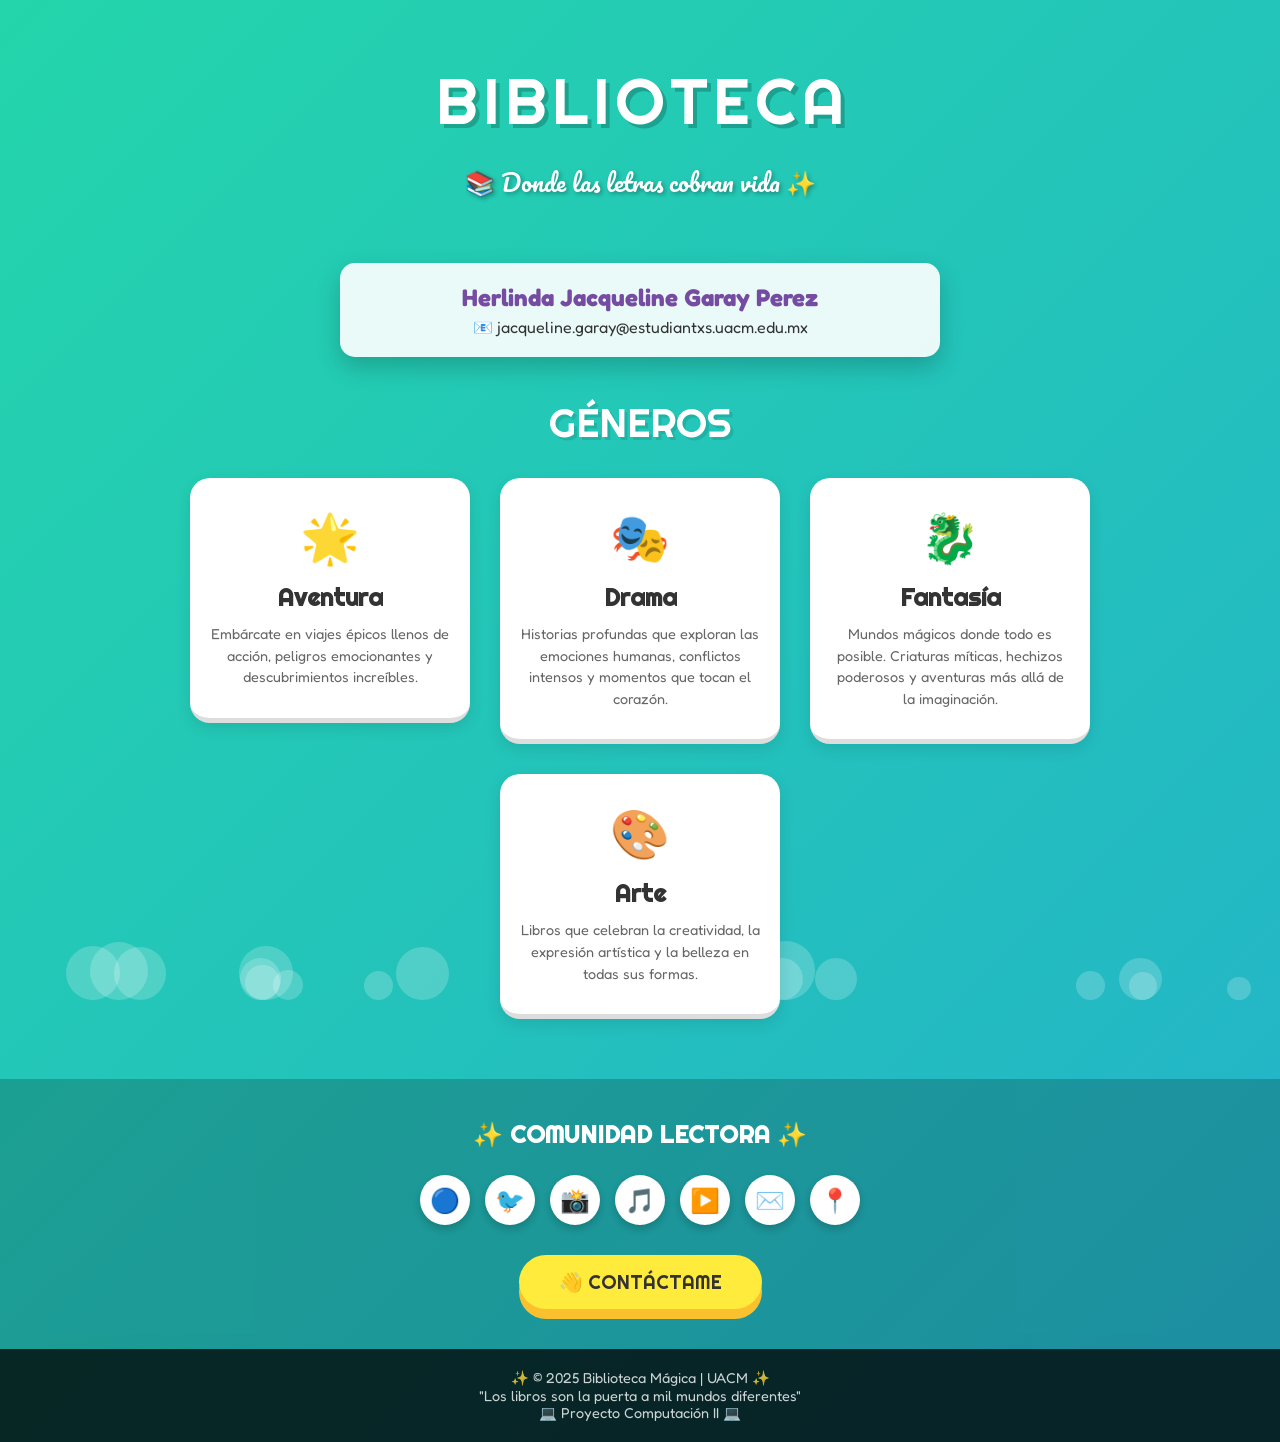
<file: Index.html>
<!DOCTYPE html>
<html lang="es">
<head>
    <meta charset="UTF-8">
    <meta name="viewport" content="width=device-width, initial-scale=1.0">
    <title>📚 Biblioteca Mágica - Letras en Movimiento</title>
    
    <!-- Icono y fuentes -->
    <link rel="icon" href="favicon.ico"> 
    <link rel="preconnect" href="https://fonts.googleapis.com">
    <link rel="preconnect" href="https://fonts.gstatic.com" crossorigin>
    <link href="https://fonts.googleapis.com/css2?family=Righteous&family=Fredoka:wght@400;600;700&family=Pacifico&display=swap" rel="stylesheet">
    <link rel="stylesheet" href="index.css">
</head>
<body>
    <div class="animated-background"></div>
    <div id="bubblesContainer"></div>
    
    <section class="hero">
        <div class="dancing-title">
            <span class="letter">B</span>
            <span class="letter">I</span>
            <span class="letter">B</span>
            <span class="letter">L</span>
            <span class="letter">I</span>
            <span class="letter">O</span>
            <span class="letter">T</span>
            <span class="letter">E</span>
            <span class="letter">C</span>
            <span class="letter">A</span>
        </div>
        <p class="subtitle">
            <span class="emoji-float">📚</span> Donde las letras cobran vida <span class="emoji-float">✨</span>
        </p>
    </section>

    <div class="info-box">
        <h2>Herlinda Jacqueline Garay Perez</h2>
        <p>📧 jacqueline.garay@estudiantxs.uacm.edu.mx</p>
    </div>

    <div class="section-title">
        <div class="bounce-text">
            <span>G</span><span>É</span><span>N</span><span>E</span><span>R</span><span>O</span><span>S</span>
        </div>
    </div>

    <div class="books-container">
        <!-- SECCIÓN DE GÉNEROS -->
        <a href="Aventura.html" style="text-decoration: none;">
            <div class="book-box">
                <span class="book-icon">🌟</span>
                <h3>Aventura</h3>
                <p>Embárcate en viajes épicos llenos de acción, peligros emocionantes y descubrimientos increíbles.</p>
            </div>
        </a>

        <a href="Drama.html" style="text-decoration: none;">
            <div class="book-box">
                <span class="book-icon">🎭</span>
                <h3>Drama</h3>
                <p>Historias profundas que exploran las emociones humanas, conflictos intensos y momentos que tocan el corazón.</p>
            </div>
        </a>

        <!-- Recuerda: El archivo debe llamarse "Fantasia.html" sin acento en tu carpeta -->
        <a href="Fantasia.html" style="text-decoration: none;">
            <div class="book-box">
                <span class="book-icon">🐉</span>
                <h3>Fantasía</h3>
                <p>Mundos mágicos donde todo es posible. Criaturas míticas, hechizos poderosos y aventuras más allá de la imaginación.</p>
            </div>
        </a>

        <a href="Arte.html" style="text-decoration: none;">
            <div class="book-box">
                <span class="book-icon">🎨</span>
                <h3>Arte</h3>
                <p>Libros que celebran la creatividad, la expresión artística y la belleza en todas sus formas.</p>
            </div>
        </a>
    </div>

    <section class="social-area">
        <h2>✨ COMUNIDAD LECTORA ✨</h2>
        <div class="icons-row">
            
            <!-- Facebook Oficial UACM -->
            <a href="https://www.facebook.com/UACMOficial" target="_blank" class="icon-bubble" title="Facebook UACM">🔵</a>
            
            <!-- Twitter (X) Oficial UACM -->
            <a href="https://twitter.com/UACM" target="_blank" class="icon-bubble" title="Twitter UACM">🐦</a>
            
            <!-- Instagram Oficial UACM -->
            <a href="https://www.instagram.com/uacmoficial" target="_blank" class="icon-bubble" title="Instagram UACM">📸</a>
            
            <!-- TikTok (Puse el hashtag UACM ya que la cuenta oficial varía a veces) -->
            <a href="https://www.tiktok.com/tag/uacm" target="_blank" class="icon-bubble" title="TikTok UACM">🎵</a>
            
            <!-- YouTube Oficial UACM -->
            <a href="https://www.youtube.com/user/UACMvideoteca" target="_blank" class="icon-bubble" title="YouTube UACM">▶️</a>
            
            <!-- Contacto (Tu archivo local) -->
            <a href="contacto.html" class="icon-bubble" title="Contacto">✉️</a>
            
            <!-- Ubicación UACM Casa Libertad -->
            <a href="https://maps.google.com/?q=UACM+Casa+Libertad" target="_blank" class="icon-bubble" title="Ubicación">📍</a>
        </div>

        <a href="contactame.html" style="text-decoration: none;">
            <button class="mega-button">👋 CONTÁCTAME</button>
        </a>
    </section>

    <footer>
        <p>✨ © 2025 Biblioteca Mágica | UACM ✨</p>
        <p>"Los libros son la puerta a mil mundos diferentes"</p>
        <p>💻 Proyecto Computación II 💻</p>
    </footer>
    <script src="index.js"></script>
</body>
</html>
</file>
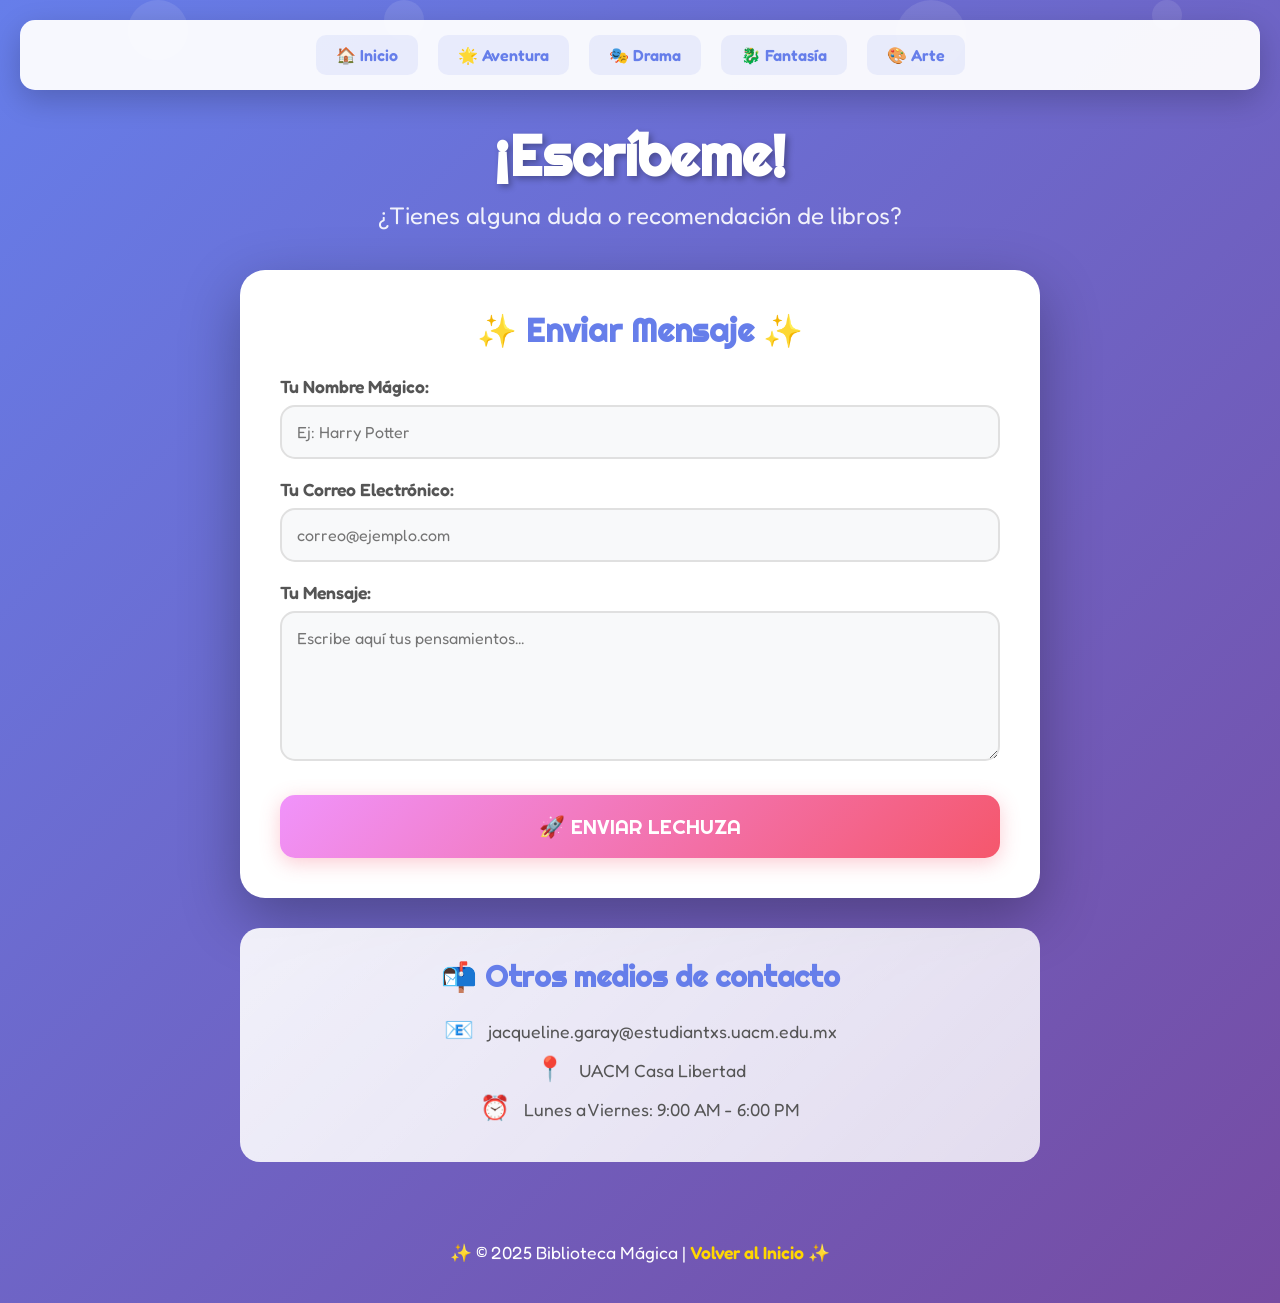
<file: contactame.html>
<!DOCTYPE html>
<html lang="es">
<head>
    <meta charset="UTF-8">
    <meta name="viewport" content="width=device-width, initial-scale=1.0">
    <title>Contáctame - Biblioteca Mágica</title>
    
    <!-- Fuentes de Google -->
    <link rel="preconnect" href="https://fonts.googleapis.com">
    <link rel="preconnect" href="https://fonts.gstatic.com" crossorigin>
    <link href="https://fonts.googleapis.com/css2?family=Righteous&family=Fredoka:wght@400;600;700&family=Pacifico&display=swap" rel="stylesheet">
    
    <!-- AQUÍ CONECTAMOS EL CSS QUE ME MANDASTE -->
    <link rel="stylesheet" href="contacto.css">
</head>
<body>

    <!-- Fondo de burbujas animadas -->
    <div class="bubble-bg">
        <div class="bubble" style="width: 60px; height: 60px; left: 10%; animation-duration: 8s;"></div>
        <div class="bubble" style="width: 40px; height: 40px; left: 30%; animation-duration: 6s; animation-delay: 1s;"></div>
        <div class="bubble" style="width: 70px; height: 70px; left: 70%; animation-duration: 9s; animation-delay: 2s;"></div>
        <div class="bubble" style="width: 30px; height: 30px; left: 90%; animation-duration: 5s;"></div>
    </div>

    <!-- Menú de navegación -->
    <nav>
        <div class="nav-links">
            <a href="index.html">🏠 Inicio</a>
            <a href="Aventura.html">🌟 Aventura</a>
            <a href="Drama.html">🎭 Drama</a>
            <a href="Fantasia.html">🐉 Fantasía</a>
            <a href="Arte.html">🎨 Arte</a>
        </div>
    </nav>

    <div class="container">
        <div class="header">
            <h1>¡Escríbeme!</h1>
            <p>¿Tienes alguna duda o recomendación de libros?</p>
        </div>

        <!-- Tarjeta del Formulario -->
        <div class="form-card">
            <h2>✨ Enviar Mensaje ✨</h2>
            <form action="https://formspree.io/f/TU_ID_DE_FORMSPREE" method="POST">
                
                <div class="form-group">
                    <label>Tu Nombre Mágico:</label>
                    <input type="text" name="nombre" placeholder="Ej: Harry Potter" required>
                </div>

                <div class="form-group">
                    <label>Tu Correo Electrónico:</label>
                    <input type="email" name="email" placeholder="correo@ejemplo.com" required>
                </div>

                <div class="form-group">
                    <label>Tu Mensaje:</label>
                    <textarea name="mensaje" placeholder="Escribe aquí tus pensamientos..." required></textarea>
                </div>

                <button type="submit" class="submit-btn">🚀 ENVIAR LECHUZA</button>
            </form>
            
            <!-- Mensaje oculto (se activa con JS si quisieras, por ahora es decorativo en el CSS) -->
            <div class="message success">¡Mensaje enviado con éxito! 📬</div>
        </div>

        <!-- Información adicional -->
        <div class="contact-info">
            <h3>📬 Otros medios de contacto</h3>
            <p><span class="emoji">📧</span> jacqueline.garay@estudiantxs.uacm.edu.mx</p>
            <p><span class="emoji">📍</span> UACM Casa Libertad</p>
            <p><span class="emoji">⏰</span> Lunes a Viernes: 9:00 AM - 6:00 PM</p>
        </div>
    </div>

    <footer>
        <p>✨ © 2025 Biblioteca Mágica | <a href="index.html">Volver al Inicio</a> ✨</p>
    </footer>

</body>
</html>
</file>
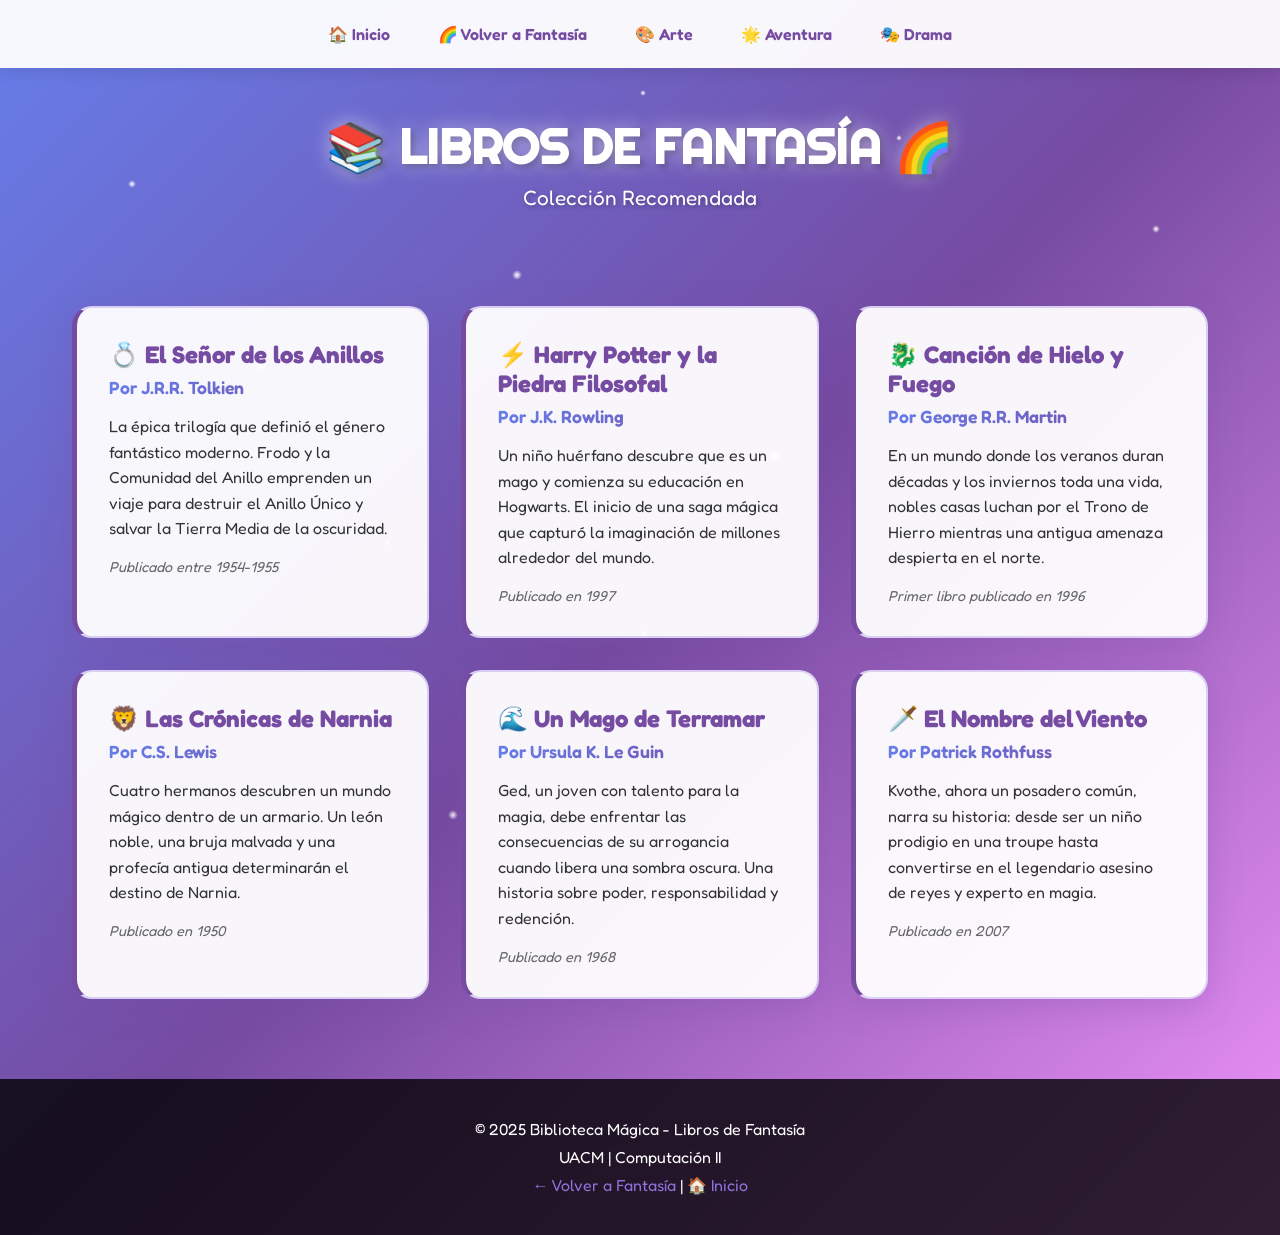
<file: submenufantasía.htm>
<!DOCTYPE html>
<html lang="es">
<head>
    <meta charset="UTF-8">
    <meta name="viewport" content="width=device-width, initial-scale=1.0">
    <title>📚 Libros de Fantasía - Biblioteca Mágica</title>
    <link rel="icon" href="data:image/svg+xml,<svg xmlns='http://www.w3.org/2000/svg' viewBox='0 0 100 100'><text y='.9em' font-size='90'>🌈</text></svg>">
    <link href="https://fonts.googleapis.com/css2?family=Righteous&family=Fredoka:wght@400;600;700&display=swap" rel="stylesheet">
    <link rel="stylesheet" href="submenúfantasía.css">
    <style>
         </style>
</head>
<body>
    <div class="magic">
        <div class="particle"></div>
        <div class="particle"></div>
        <div class="particle"></div>
        <div class="particle"></div>
        <div class="particle"></div>
        <div class="particle"></div>
        <div class="particle"></div>
        <div class="particle"></div>
        <div class="particle"></div>
        <div class="particle"></div>
        <div class="particle"></div>
        <div class="particle"></div>
    </div>

    <nav>
        <div class="nav-links">
            <a href="proyecto.html">🏠 Inicio</a>
            <a href="fantasía.html">🌈 Volver a Fantasía</a>
            <a href="arte.html">🎨 Arte</a>
            <a href="aventura.html">🌟 Aventura</a>
            <a href="drama.html">🎭 Drama</a>
        </div>
    </nav>

    <div class="header">
        <h1>📚 LIBROS DE FANTASÍA 🌈</h1>
        <p>Colección Recomendada</p>
    </div>

    <div class="books-container">
        <div class="book-card">
            <h3>💍 El Señor de los Anillos</h3>
            <div class="author">Por J.R.R. Tolkien</div>
            <div class="description">
                La épica trilogía que definió el género fantástico moderno. Frodo y la Comunidad del Anillo emprenden un viaje para destruir el Anillo Único y salvar la Tierra Media de la oscuridad.
            </div>
            <div class="year">Publicado entre 1954-1955</div>
        </div>

        <div class="book-card">
            <h3>⚡ Harry Potter y la Piedra Filosofal</h3>
            <div class="author">Por J.K. Rowling</div>
            <div class="description">
                Un niño huérfano descubre que es un mago y comienza su educación en Hogwarts. El inicio de una saga mágica que capturó la imaginación de millones alrededor del mundo.
            </div>
            <div class="year">Publicado en 1997</div>
        </div>

        <div class="book-card">
            <h3>🐉 Canción de Hielo y Fuego</h3>
            <div class="author">Por George R.R. Martin</div>
            <div class="description">
                En un mundo donde los veranos duran décadas y los inviernos toda una vida, nobles casas luchan por el Trono de Hierro mientras una antigua amenaza despierta en el norte.
            </div>
            <div class="year">Primer libro publicado en 1996</div>
        </div>

        <div class="book-card">
            <h3>🦁 Las Crónicas de Narnia</h3>
            <div class="author">Por C.S. Lewis</div>
            <div class="description">
                Cuatro hermanos descubren un mundo mágico dentro de un armario. Un león noble, una bruja malvada y una profecía antigua determinarán el destino de Narnia.
            </div>
            <div class="year">Publicado en 1950</div>
        </div>

        <div class="book-card">
            <h3>🌊 Un Mago de Terramar</h3>
            <div class="author">Por Ursula K. Le Guin</div>
            <div class="description">
                Ged, un joven con talento para la magia, debe enfrentar las consecuencias de su arrogancia cuando libera una sombra oscura. Una historia sobre poder, responsabilidad y redención.
            </div>
            <div class="year">Publicado en 1968</div>
        </div>

        <div class="book-card">
            <h3>🗡️ El Nombre del Viento</h3>
            <div class="author">Por Patrick Rothfuss</div>
            <div class="description">
                Kvothe, ahora un posadero común, narra su historia: desde ser un niño prodigio en una troupe hasta convertirse en el legendario asesino de reyes y experto en magia.
            </div>
            <div class="year">Publicado en 2007</div>
        </div>
    </div>

    <footer>
        <p>© 2025 Biblioteca Mágica - Libros de Fantasía</p>
        <p>UACM | Computación II</p>
        <p><a href="fantasia.html">← Volver a Fantasía</a> | <a href="index.html">🏠 Inicio</a></p>
    </footer>
</body>
</html>
</file>
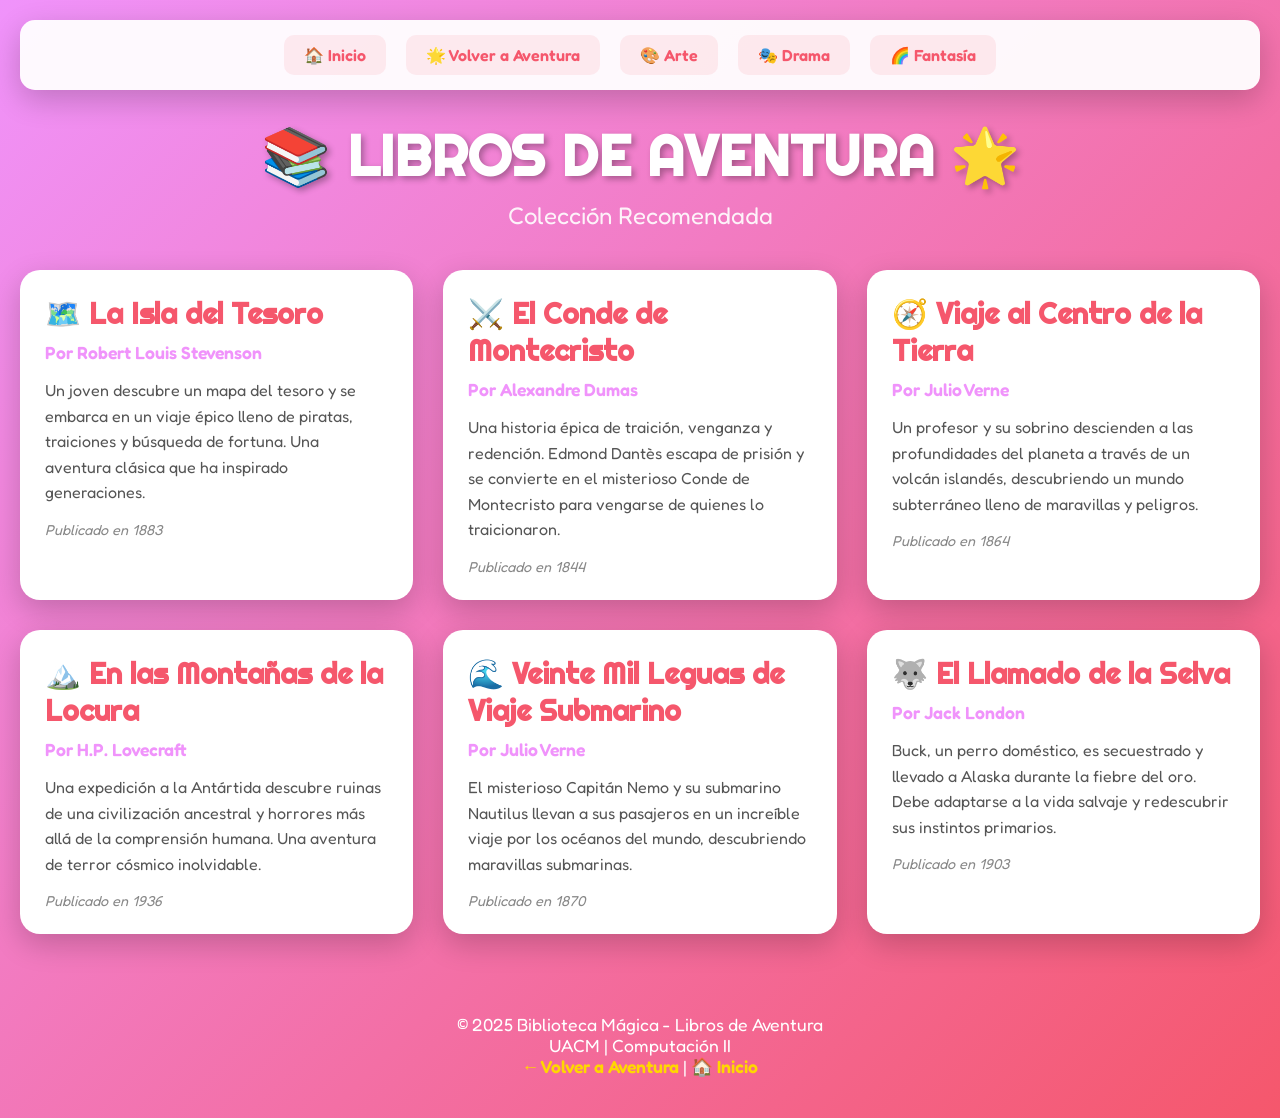
<file: submenúaventura.html>
<!DOCTYPE html>
<html lang="es">
<head>
    <meta charset="UTF-8">
    <meta name="viewport" content="width=device-width, initial-scale=1.0">
    <title>📚 Libros de Aventura - Biblioteca Mágica</title>
    <link rel="icon" href="data:image/svg+xml,<svg xmlns='http://www.w3.org/2000/svg' viewBox='0 0 100 100'><text y='.9em' font-size='90'>🌟</text></svg>">
    <link href="https://fonts.googleapis.com/css2?family=Righteous&family=Fredoka:wght@400;600;700&display=swap" rel="stylesheet">
    <link rel="stylesheet" href="submenúaventura.css">
    </head>
<body>
    <nav>
        <div class="nav-links">
            <a href="proyecto.html">🏠 Inicio</a>
            <a href="aventura.html">🌟 Volver a Aventura</a>
            <a href="arte.html">🎨 Arte</a>
            <a href="drama.html">🎭 Drama</a>
            <a href="fantasía.html">🌈 Fantasía</a>
        </div>
    </nav>

    <div class="header">
        <h1>📚 LIBROS DE AVENTURA 🌟</h1>
        <p>Colección Recomendada</p>
    </div>

    <div class="books-container">
        <div class="book-card">
            <h3>🗺️ La Isla del Tesoro</h3>
            <div class="author">Por Robert Louis Stevenson</div>
            <div class="description">
                Un joven descubre un mapa del tesoro y se embarca en un viaje épico lleno de piratas, traiciones y búsqueda de fortuna. Una aventura clásica que ha inspirado generaciones.
            </div>
            <div class="year">Publicado en 1883</div>
        </div>

        <div class="book-card">
            <h3>⚔️ El Conde de Montecristo</h3>
            <div class="author">Por Alexandre Dumas</div>
            <div class="description">
                Una historia épica de traición, venganza y redención. Edmond Dantès escapa de prisión y se convierte en el misterioso Conde de Montecristo para vengarse de quienes lo traicionaron.
            </div>
            <div class="year">Publicado en 1844</div>
        </div>

        <div class="book-card">
            <h3>🧭 Viaje al Centro de la Tierra</h3>
            <div class="author">Por Julio Verne</div>
            <div class="description">
                Un profesor y su sobrino descienden a las profundidades del planeta a través de un volcán islandés, descubriendo un mundo subterráneo lleno de maravillas y peligros.
            </div>
            <div class="year">Publicado en 1864</div>
        </div>

        <div class="book-card">
            <h3>🏔️ En las Montañas de la Locura</h3>
            <div class="author">Por H.P. Lovecraft</div>
            <div class="description">
                Una expedición a la Antártida descubre ruinas de una civilización ancestral y horrores más allá de la comprensión humana. Una aventura de terror cósmico inolvidable.
            </div>
            <div class="year">Publicado en 1936</div>
        </div>

        <div class="book-card">
            <h3>🌊 Veinte Mil Leguas de Viaje Submarino</h3>
            <div class="author">Por Julio Verne</div>
            <div class="description">
                El misterioso Capitán Nemo y su submarino Nautilus llevan a sus pasajeros en un increíble viaje por los océanos del mundo, descubriendo maravillas submarinas.
            </div>
            <div class="year">Publicado en 1870</div>
        </div>

        <div class="book-card">
            <h3>🐺 El Llamado de la Selva</h3>
            <div class="author">Por Jack London</div>
            <div class="description">
                Buck, un perro doméstico, es secuestrado y llevado a Alaska durante la fiebre del oro. Debe adaptarse a la vida salvaje y redescubrir sus instintos primarios.
            </div>
            <div class="year">Publicado en 1903</div>
        </div>
    </div>

    <footer>
        <p>© 2025 Biblioteca Mágica - Libros de Aventura</p>
        <p>UACM | Computación II</p>
        <p><a href="aventura.html">← Volver a Aventura</a> | <a href="proyecto.html">🏠 Inicio</a></p>
    </footer>
</body>
</html>
</file>
<file: index.css>
/* =========================================
   ESTILOS GENERALES (La base de todo)
   ========================================= */
* {
    margin: 0;
    padding: 0;
    box-sizing: border-box;
}

body {
    font-family: 'Fredoka', sans-serif;
    background: linear-gradient(-45deg, #ee7752, #e73c7e, #23a6d5, #23d5ab);
    background-size: 400% 400%;
    animation: gradientBG 15s ease infinite;
    color: #333;
    min-height: 100vh;
    overflow-x: hidden; /* Evita scroll horizontal */
}

/* Animación del fondo cambiante */
@keyframes gradientBG {
    0% { background-position: 0% 50%; }
    50% { background-position: 100% 50%; }
    100% { background-position: 0% 50%; }
}

/* Contenedor para las burbujas mágicas (JS) */
#bubblesContainer {
    position: fixed;
    top: 0;
    left: 0;
    width: 100%;
    height: 100%;
    pointer-events: none; /* Para poder dar clic a través de ellas */
    z-index: 0;
}

/* =========================================
   SECCIÓN HERO (El Título Principal)
   ========================================= */
.hero {
    text-align: center;
    padding: 60px 20px;
    position: relative;
    z-index: 1;
}

.dancing-title {
    display: flex;
    justify-content: center;
    flex-wrap: wrap;
    gap: 5px;
    margin-bottom: 20px;
}

.letter {
    font-family: 'Righteous', cursive;
    font-size: 4rem;
    color: white;
    text-shadow: 4px 4px 0px rgba(0,0,0,0.2);
    cursor: default;
    display: inline-block;
    transition: transform 0.2s;
}

.subtitle {
    font-size: 1.5rem;
    color: white;
    font-family: 'Pacifico', cursive;
    text-shadow: 2px 2px 4px rgba(0,0,0,0.3);
}

.emoji-float {
    display: inline-block;
    animation: floatEmoji 3s ease-in-out infinite;
}

@keyframes floatEmoji {
    0%, 100% { transform: translateY(0); }
    50% { transform: translateY(-10px); }
}

/* =========================================
   INFO BOX (Tus datos)
   ========================================= */
.info-box {
    background: rgba(255, 255, 255, 0.9);
    width: 90%;
    max-width: 600px;
    margin: 0 auto 40px auto;
    padding: 20px;
    border-radius: 15px;
    text-align: center;
    box-shadow: 0 10px 25px rgba(0,0,0,0.2);
    position: relative;
    z-index: 1;
}

.info-box h2 {
    color: #764ba2;
    margin-bottom: 5px;
}

/* =========================================
   SECCIÓN DE GÉNEROS (Tarjetas)
   ========================================= */
.section-title {
    text-align: center;
    margin-bottom: 30px;
    position: relative;
    z-index: 1;
}

.bounce-text span {
    font-family: 'Righteous', cursive;
    font-size: 2.5rem;
    color: white;
    display: inline-block;
    animation: bounce 2s infinite;
    text-shadow: 3px 3px 0 rgba(0,0,0,0.1);
}

/* Hacemos que cada letra salte a destiempo */
.bounce-text span:nth-child(odd) { animation-delay: 0.1s; }
.bounce-text span:nth-child(even) { animation-delay: 0.3s; }

@keyframes bounce {
    0%, 100% { transform: translateY(0); }
    50% { transform: translateY(-15px); }
}

.books-container {
    display: flex;
    justify-content: center;
    gap: 30px;
    flex-wrap: wrap;
    padding: 0 20px;
    max-width: 1200px;
    margin: 0 auto;
    position: relative;
    z-index: 1;
}

/* Diseño de cada tarjeta */
.book-box {
    background: white;
    width: 280px;
    padding: 30px 20px;
    border-radius: 20px;
    text-align: center;
    transition: all 0.4s ease;
    border-bottom: 5px solid #ddd;
    box-shadow: 0 5px 15px rgba(0,0,0,0.1);
    cursor: pointer;
}

.book-box:hover {
    transform: translateY(-15px) scale(1.05);
    border-bottom: 5px solid #764ba2;
    box-shadow: 0 20px 40px rgba(0,0,0,0.2);
}

.book-icon {
    font-size: 3rem;
    display: block;
    margin-bottom: 15px;
    transition: transform 0.5s;
}

.book-box:hover .book-icon {
    transform: rotate(360deg) scale(1.2);
}

.book-box h3 {
    font-family: 'Righteous', cursive;
    color: #333;
    font-size: 1.5rem;
    margin-bottom: 10px;
}

.book-box p {
    font-size: 0.9rem;
    color: #666;
    line-height: 1.5;
}

/* =========================================
   REDES SOCIALES Y FOOTER
   ========================================= */
.social-area {
    text-align: center;
    margin-top: 60px;
    padding: 40px 20px;
    background: rgba(0,0,0,0.2);
    position: relative;
    z-index: 1;
}

.social-area h2 {
    color: white;
    font-family: 'Righteous', cursive;
    margin-bottom: 25px;
}

.icons-row {
    display: flex;
    justify-content: center;
    gap: 15px;
    flex-wrap: wrap;
    margin-bottom: 30px;
}

.icon-bubble {
    width: 50px;
    height: 50px;
    background: white;
    border-radius: 50%;
    display: flex;
    align-items: center;
    justify-content: center;
    text-decoration: none;
    font-size: 1.5rem;
    transition: all 0.3s cubic-bezier(0.175, 0.885, 0.32, 1.275); /* Efecto rebote */
    box-shadow: 0 4px 10px rgba(0,0,0,0.2);
}

.icon-bubble:hover {
    transform: scale(1.3) translateY(-10px);
    box-shadow: 0 10px 20px rgba(255,255,255,0.4);
}

.mega-button {
    background: #ffeb3b;
    border: none;
    padding: 15px 40px;
    font-size: 1.2rem;
    font-family: 'Righteous', cursive;
    color: #333;
    border-radius: 50px;
    cursor: pointer;
    box-shadow: 0 10px 0 #fbc02d; /* Efecto 3D botón */
    transition: all 0.2s;
}

.mega-button:hover {
    transform: translateY(5px);
    box-shadow: 0 5px 0 #fbc02d;
    background: #fff176;
}

.mega-button:active {
    transform: translateY(10px);
    box-shadow: none;
}

footer {
    text-align: center;
    padding: 20px;
    color: rgba(255,255,255,0.8);
    background: rgba(0,0,0,0.8);
    font-size: 0.9rem;
    position: relative;
    z-index: 1;
}

/* Celulares */
@media (max-width: 600px) {
    .letter { font-size: 2.5rem; }
    .book-box { width: 100%; }
}
</file>
<file: contacto.css>
* {
            margin: 0;
            padding: 0;
            box-sizing: border-box;
        }

        body {
            font-family: 'Fredoka', sans-serif;
            background: linear-gradient(135deg, #667eea 0%, #764ba2 100%);
            min-height: 100vh;
            padding: 20px;
            position: relative;
            overflow-x: hidden;
        }

       
        .bubble-bg {
            position: fixed;
            width: 100%;
            height: 100%;
            top: 0;
            left: 0;
            pointer-events: none;
            z-index: 1;
        }

        .bubble {
            position: absolute;
            border-radius: 50%;
            background: rgba(255, 255, 255, 0.1);
            animation: float 6s infinite ease-in-out;
        }

        @keyframes float {
            0%, 100% { transform: translateY(0) rotate(0deg); }
            50% { transform: translateY(-20px) rotate(180deg); }
        }

       
        nav {
            background: rgba(255, 255, 255, 0.95);
            padding: 15px 30px;
            border-radius: 15px;
            margin-bottom: 30px;
            box-shadow: 0 10px 30px rgba(0, 0, 0, 0.2);
            position: relative;
            z-index: 10;
        }

        .nav-links {
            display: flex;
            gap: 20px;
            flex-wrap: wrap;
            justify-content: center;
            align-items: center;
        }

        .nav-links a {
            color: #667eea;
            text-decoration: none;
            padding: 10px 20px;
            border-radius: 10px;
            font-weight: 600;
            transition: all 0.3s;
            background: rgba(102, 126, 234, 0.1);
        }

        .nav-links a:hover {
            background: #667eea;
            color: white;
            transform: translateY(-2px);
        }

        
        .container {
            max-width: 800px;
            margin: 0 auto;
            position: relative;
            z-index: 10;
        }

        .header {
            text-align: center;
            color: white;
            margin-bottom: 40px;
            animation: fadeIn 1s;
        }

        .header h1 {
            font-family: 'Righteous', cursive;
            font-size: 3.5rem;
            text-shadow: 3px 3px 6px rgba(0, 0, 0, 0.3);
            margin-bottom: 10px;
            animation: bounce 2s infinite;
        }

        @keyframes bounce {
            0%, 100% { transform: translateY(0); }
            50% { transform: translateY(-10px); }
        }

        .header p {
            font-size: 1.5rem;
            opacity: 0.9;
        }

       
        .form-card {
            background: white;
            border-radius: 25px;
            padding: 40px;
            box-shadow: 0 20px 60px rgba(0, 0, 0, 0.3);
            animation: slideUp 0.8s ease-out;
        }

        @keyframes slideUp {
            from {
                opacity: 0;
                transform: translateY(50px);
            }
            to {
                opacity: 1;
                transform: translateY(0);
            }
        }

        .form-card h2 {
            color: #667eea;
            font-family: 'Righteous', cursive;
            font-size: 2rem;
            margin-bottom: 25px;
            text-align: center;
        }

        .form-group {
            margin-bottom: 20px;
        }

        .form-group label {
            display: block;
            color: #555;
            font-weight: 600;
            margin-bottom: 8px;
            font-size: 1.1rem;
        }

        .form-group input,
        .form-group textarea {
            width: 100%;
            padding: 15px;
            border: 2px solid #e0e0e0;
            border-radius: 15px;
            font-family: 'Fredoka', sans-serif;
            font-size: 1rem;
            transition: all 0.3s;
            background: #f8f9fa;
        }

        .form-group input:focus,
        .form-group textarea:focus {
            outline: none;
            border-color: #667eea;
            background: white;
            transform: translateY(-2px);
            box-shadow: 0 5px 20px rgba(102, 126, 234, 0.2);
        }

        .form-group textarea {
            resize: vertical;
            min-height: 150px;
        }

       
        .submit-btn {
            width: 100%;
            background: linear-gradient(135deg, #f093fb 0%, #f5576c 100%);
            color: white;
            border: none;
            padding: 18px 30px;
            border-radius: 15px;
            font-family: 'Righteous', cursive;
            font-size: 1.3rem;
            cursor: pointer;
            transition: all 0.3s;
            margin-top: 10px;
            box-shadow: 0 5px 20px rgba(245, 87, 108, 0.3);
        }

        .submit-btn:hover {
            transform: translateY(-3px);
            box-shadow: 0 10px 30px rgba(245, 87, 108, 0.5);
        }

        .submit-btn:active {
            transform: translateY(0);
        }

        .submit-btn:disabled {
            opacity: 0.7;
            cursor: not-allowed;
        }

    
        .message {
            display: none;
            padding: 15px;
            border-radius: 15px;
            margin-top: 20px;
            text-align: center;
            font-weight: 600;
            animation: slideDown 0.5s ease;
        }

        @keyframes slideDown {
            from {
                opacity: 0;
                transform: translateY(-20px);
            }
            to {
                opacity: 1;
                transform: translateY(0);
            }
        }

        .message.success {
            background: #d4edda;
            color: #155724;
            border: 2px solid #c3e6cb;
        }

        .message.error {
            background: #f8d7da;
            color: #721c24;
            border: 2px solid #f5c6cb;
        }

       
        .contact-info {
            background: linear-gradient(135deg, rgba(255, 255, 255, 0.9), rgba(255, 255, 255, 0.8));
            border-radius: 20px;
            padding: 30px;
            margin-top: 30px;
            text-align: center;
        }

        .contact-info h3 {
            color: #667eea;
            font-family: 'Righteous', cursive;
            font-size: 1.8rem;
            margin-bottom: 20px;
        }

        .contact-info p {
            color: #555;
            font-size: 1.1rem;
            margin: 10px 0;
        }

        .contact-info .emoji {
            font-size: 1.5rem;
            margin-right: 10px;
        }

       
        footer {
            text-align: center;
            color: white;
            margin-top: 60px;
            padding: 20px;
            font-size: 1.1rem;
        }

        footer a {
            color: #ffd700;
            text-decoration: none;
            font-weight: 600;
        }

     
        @media (max-width: 768px) {
            .header h1 {
                font-size: 2.5rem;
            }

            .form-card {
                padding: 25px;
            }

            .form-card h2 {
                font-size: 1.5rem;
            }

            nav {
                padding: 15px;
            }

            .nav-links {
                gap: 10px;
            }

            .nav-links a {
                padding: 8px 15px;
                font-size: 0.9rem;
            }
        }

        @keyframes fadeIn {
            from {
                opacity: 0;
                transform: translateY(-20px);
            }
            to {
                opacity: 1;
                transform: translateY(0);
            }
        }
</file>
<file: submenúfantasía.css>
* {
            margin: 0;
            padding: 0;
            box-sizing: border-box;
        }

        body {
            font-family: 'Fredoka', sans-serif;
            background: linear-gradient(135deg, #667eea 0%, #764ba2 50%, #f093fb 100%);
            min-height: 100vh;
            position: relative;
            overflow-x: hidden;
        }

        
        .magic {
            position: fixed;
            width: 100%;
            height: 100%;
            z-index: 0;
            overflow: hidden;
            top: 0;
            left: 0;
            pointer-events: none;
        }

        .particle {
            position: absolute;
            border-radius: 50%;
            background: radial-gradient(circle, rgba(255,255,255,1) 0%, rgba(255,255,255,0) 70%);
            animation: sparkle 4s infinite ease-in-out;
        }

        .particle:nth-child(1) { width: 8px; height: 8px; top: 20%; left: 10%; animation-delay: 0s; }
        .particle:nth-child(2) { width: 12px; height: 12px; top: 40%; left: 20%; animation-delay: 0.5s; }
        .particle:nth-child(3) { width: 6px; height: 6px; top: 60%; left: 30%; animation-delay: 1s; }
        .particle:nth-child(4) { width: 10px; height: 10px; top: 30%; left: 40%; animation-delay: 1.5s; }
        .particle:nth-child(5) { width: 8px; height: 8px; top: 70%; left: 50%; animation-delay: 2s; }
        .particle:nth-child(6) { width: 12px; height: 12px; top: 50%; left: 60%; animation-delay: 2.5s; }
        .particle:nth-child(7) { width: 6px; height: 6px; top: 15%; left: 70%; animation-delay: 3s; }
        .particle:nth-child(8) { width: 10px; height: 10px; top: 80%; left: 80%; animation-delay: 3.5s; }
        .particle:nth-child(9) { width: 8px; height: 8px; top: 25%; left: 90%; animation-delay: 1.2s; }
        .particle:nth-child(10) { width: 12px; height: 12px; top: 55%; left: 15%; animation-delay: 2.8s; }
        .particle:nth-child(11) { width: 6px; height: 6px; top: 10%; left: 50%; animation-delay: 0.8s; }
        .particle:nth-child(12) { width: 10px; height: 10px; top: 90%; left: 35%; animation-delay: 1.8s; }

        @keyframes sparkle {
            0%, 100% {
                opacity: 0;
                transform: translateY(0) scale(1);
            }
            50% {
                opacity: 1;
                transform: translateY(-30px) scale(1.5);
            }
        }

        nav {
            background: rgba(255, 255, 255, 0.95);
            padding: 1rem 2rem;
            box-shadow: 0 4px 15px rgba(0, 0, 0, 0.1);
            position: relative;
            z-index: 100;
        }

        .nav-links {
            display: flex;
            gap: 1rem;
            flex-wrap: wrap;
            justify-content: center;
        }

        .nav-links a {
            text-decoration: none;
            color: #764ba2;
            font-weight: 600;
            padding: 0.5rem 1rem;
            border-radius: 20px;
            transition: all 0.3s;
        }

        .nav-links a:hover {
            background: linear-gradient(135deg, #667eea 0%, #764ba2 100%);
            color: white;
            transform: translateY(-2px);
        }

        .header {
            text-align: center;
            padding: 3rem 1rem 2rem;
            color: white;
            position: relative;
            z-index: 1;
        }

        .header h1 {
            font-family: 'Righteous', cursive;
            font-size: 3rem;
            text-shadow: 0 0 20px rgba(255, 255, 255, 0.5), 3px 3px 6px rgba(0, 0, 0, 0.3);
            margin-bottom: 0.5rem;
            animation: glow 2s infinite alternate;
        }

        @keyframes glow {
            from {
                text-shadow: 0 0 10px rgba(255, 255, 255, 0.5), 3px 3px 6px rgba(0, 0, 0, 0.3);
            }
            to {
                text-shadow: 0 0 30px rgba(255, 255, 255, 0.8), 0 0 40px rgba(147, 112, 219, 0.6), 3px 3px 6px rgba(0, 0, 0, 0.3);
            }
        }

        .header p {
            font-size: 1.3rem;
            text-shadow: 2px 2px 4px rgba(0, 0, 0, 0.3);
        }

        .books-container {
            max-width: 1200px;
            margin: 2rem auto;
            padding: 2rem;
            display: grid;
            grid-template-columns: repeat(auto-fit, minmax(350px, 1fr));
            gap: 2rem;
            position: relative;
            z-index: 1;
        }

        .book-card {
            background: rgba(255, 255, 255, 0.95);
            padding: 2rem;
            border-radius: 20px;
            box-shadow: 0 8px 32px rgba(118, 75, 162, 0.3);
            transition: all 0.3s;
            border: 2px solid rgba(147, 112, 219, 0.3);
            border-left: 5px solid #764ba2;
        }

        .book-card:hover {
            transform: translateY(-10px) scale(1.02);
            box-shadow: 0 12px 40px rgba(147, 112, 219, 0.6);
            border-color: rgba(147, 112, 219, 0.7);
        }

        .book-card h3 {
            color: #764ba2;
            font-size: 1.5rem;
            margin-bottom: 0.5rem;
        }

        .author {
            background: linear-gradient(135deg, #667eea 0%, #764ba2 100%);
            -webkit-background-clip: text;
            -webkit-text-fill-color: transparent;
            background-clip: text;
            font-weight: 600;
            font-size: 1.1rem;
            margin-bottom: 1rem;
        }

        .description {
            line-height: 1.6;
            color: #333;
            margin-bottom: 1rem;
        }

        .year {
            color: #666;
            font-style: italic;
            font-size: 0.9rem;
        }

        footer {
            background: rgba(0, 0, 0, 0.8);
            color: white;
            text-align: center;
            padding: 2rem;
            margin-top: 3rem;
            position: relative;
            z-index: 1;
        }

        footer p {
            margin: 0.5rem 0;
        }

        footer a {
            color: #9370db;
            text-decoration: none;
            transition: color 0.3s;
        }

        footer a:hover {
            color: #f093fb;
        }

        @media (max-width: 768px) {
            .header h1 {
                font-size: 2rem;
            }

            .books-container {
                grid-template-columns: 1fr;
                padding: 1rem;
            }
        }
</file>
<file: submenúaventura.css>
* {
            margin: 0;
            padding: 0;
            box-sizing: border-box;
        }

        body {
            font-family: 'Fredoka', sans-serif;
            background: linear-gradient(135deg, #f093fb 0%, #f5576c 100%);
            min-height: 100vh;
            padding: 20px;
        }

        nav {
            background: rgba(255, 255, 255, 0.95);
            padding: 15px 30px;
            border-radius: 15px;
            margin-bottom: 30px;
            box-shadow: 0 10px 30px rgba(0,0,0,0.2);
        }

        .nav-links {
            display: flex;
            gap: 20px;
            flex-wrap: wrap;
            justify-content: center;
        }

        .nav-links a {
            color: #f5576c;
            text-decoration: none;
            padding: 10px 20px;
            border-radius: 10px;
            font-weight: 600;
            transition: all 0.3s;
            background: rgba(245, 87, 108, 0.1);
        }

        .nav-links a:hover {
            background: #f5576c;
            color: white;
            transform: translateY(-2px);
        }

        .header {
            text-align: center;
            color: white;
            margin-bottom: 40px;
            animation: fadeIn 1s;
        }

        .header h1 {
            font-family: 'Righteous', cursive;
            font-size: 3.5rem;
            text-shadow: 3px 3px 6px rgba(0,0,0,0.3);
            margin-bottom: 10px;
        }

        .header p {
            font-size: 1.5rem;
            opacity: 0.9;
        }

        .books-container {
            display: grid;
            grid-template-columns: repeat(auto-fit, minmax(300px, 1fr));
            gap: 30px;
            max-width: 1400px;
            margin: 0 auto;
        }

        .book-card {
            background: white;
            border-radius: 20px;
            padding: 25px;
            box-shadow: 0 10px 30px rgba(0,0,0,0.2);
            transition: all 0.3s;
            animation: slideUp 0.6s ease-out;
        }

        .book-card:hover {
            transform: translateY(-10px);
            box-shadow: 0 15px 40px rgba(0,0,0,0.3);
        }

        .book-card h3 {
            color: #f5576c;
            font-size: 1.8rem;
            margin-bottom: 10px;
            font-family: 'Righteous', cursive;
        }

        .book-card .author {
            color: #f093fb;
            font-weight: 600;
            margin-bottom: 15px;
            font-size: 1.1rem;
        }

        .book-card .description {
            color: #555;
            line-height: 1.6;
            margin-bottom: 15px;
        }

        .book-card .year {
            color: #888;
            font-size: 0.9rem;
            font-style: italic;
        }

        footer {
            text-align: center;
            color: white;
            margin-top: 60px;
            padding: 20px;
            font-size: 1.1rem;
        }

        footer a {
            color: #ffd700;
            text-decoration: none;
            font-weight: 600;
        }

        @keyframes fadeIn {
            from { opacity: 0; transform: translateY(-20px); }
            to { opacity: 1; transform: translateY(0); }
        }

        @keyframes slideUp {
            from { opacity: 0; transform: translateY(30px); }
            to { opacity: 1; transform: translateY(0); }
        }
</file>
